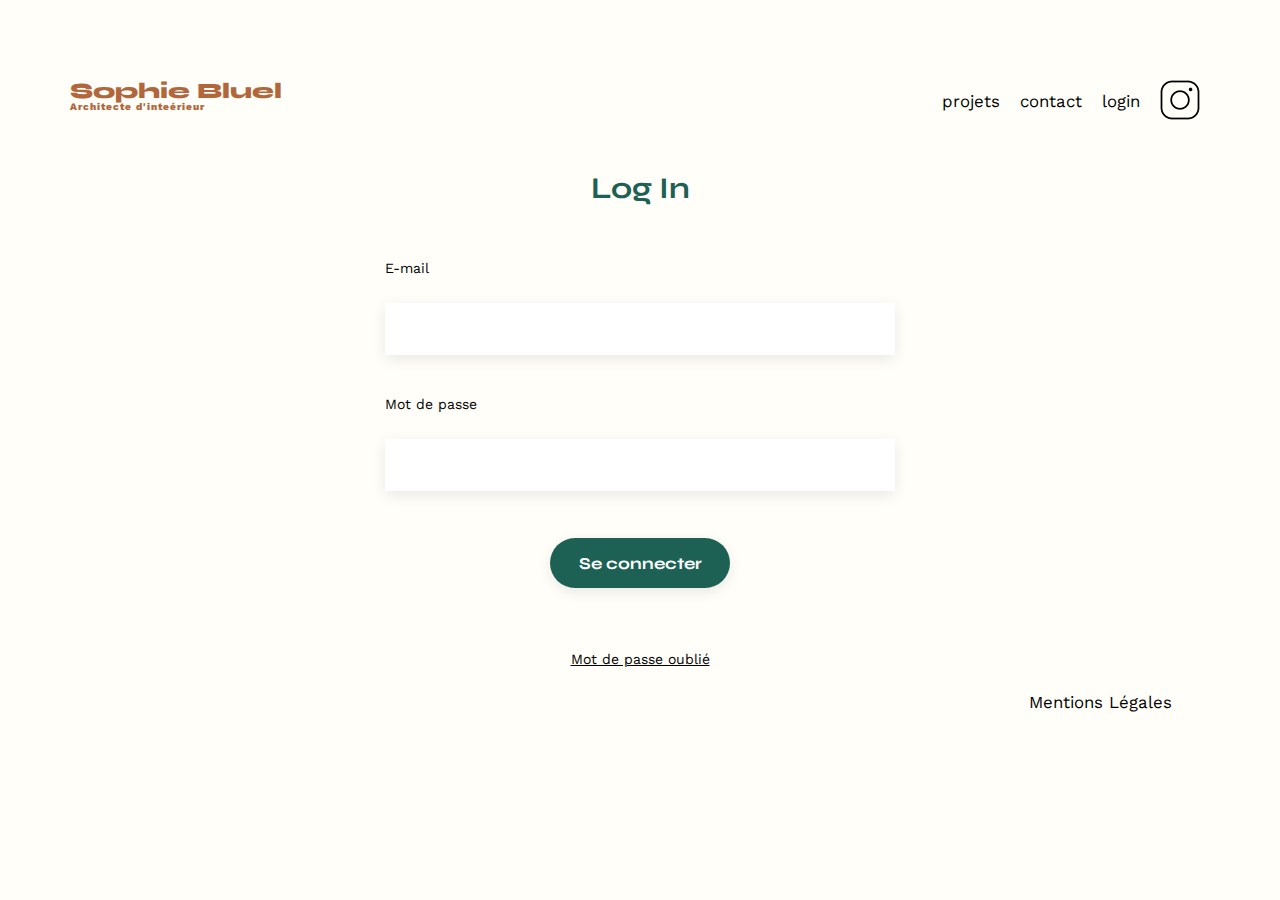
<file: FrontEnd/login.html>
<!DOCTYPE html>
<html lang="fr">
  <head>
    <meta charset="UTF-8" />
    <title>Sophie Bluel - Architecte d'intérieur</title>
    <meta name="viewport" content="width=device-width, initial-scale=1.0" />
    <link rel="preconnect" href="https://fonts.googleapis.com" />
    <link rel="preconnect" href="https://fonts.gstatic.com" crossorigin />
    <link
      href="https://fonts.googleapis.com/css2?family=Syne:wght@700;800&family=Work+Sans&display=swap"
      rel="stylesheet"
    />
    <meta name="description" content="" />
    <link rel="stylesheet" href="./assets/style.css" />
  </head>

  <body>

    <header>
      <h1>Sophie Bluel <span>Architecte d'inteérieur</span></h1>
      <nav>
        <ul>
          <li><a href="index.html">projets</a></li>
          <li><a href="index.html">contact</a></li>
          <li><a href="login.html">login</a></li>
          <li><img src="./assets/icons/instagram.png" alt="Instagram" /></li>
        </ul>
      </nav>
    </header>

    <main>

      <div id="login_form">
        <h2>Log In</h2>
        <form action="#" method="post">
          <label for="email_input">E-mail</label><br/>
          <input type="email" id="email_input" name="email"/><br />
          <label for="password_input">Mot de passe</label><br/>
          <input type="password" id="password_input" name="password"/><br/>
          <input type="submit" value="Se connecter"/>
        </form>
        <p id="error_message"></p>
          <div class ="forgot_password">
            <a href="#">Mot de passe oublié</a>
          </div>
      </div>
    </main>
   
    <footer>
      <nav>
        <ul>
          <li>Mentions Légales</li>
        </ul>
      </nav>
    </footer>
    <script src="./assets/JS/login.js"></script>
  </body>
</html>
</file>
<file: FrontEnd/assets/style.css>
/* http://meyerweb.com/eric/tools/css/reset/
   v2.0 | 20110126
   License: none (public domain)
*/

html, body, div, span, applet, object, iframe,
h1, h2, h3, h4, h5, h6, p, blockquote, pre,
a, abbr, acronym, address, big, cite, code,
del, dfn, em, img, ins, kbd, q, s, samp,
small, strike, strong, sub, sup, tt, var,
b, u, i, center,
dl, dt, dd, ol, ul, li,
fieldset, form, label, legend,
table, caption, tbody, tfoot, thead, tr, th, td,
article, aside, canvas, details, embed,
figure, figcaption, footer, header, hgroup,
menu, nav, output, ruby, section, summary,
time, mark, audio, video {
	margin: 0;
	padding: 0;
	border: 0;
	font-size: 100%;
	font: inherit;
	vertical-align: baseline;
}
/* HTML5 display-role reset for older browsers */
article, aside, details, figcaption, figure,
footer, header, hgroup, menu, nav, section {
	display: block;
}
body {
	line-height: 1;
}
ol, ul {
	list-style: none;
}
blockquote, q {
	quotes: none;
}
blockquote:before, blockquote:after,
q:before, q:after {
	content: '';
	content: none;
}
table {
	border-collapse: collapse;
	border-spacing: 0;
}
/** end reset css**/
body {
	max-width: 1140px;
	margin:auto;
	margin-top: 80px;
	font-family: 'Work Sans' ;
	font-size: 14px;
	background-color: #FFFEF8;
}

main {
	margin: 0px 60px 0px 60px;
}
header {
	display: flex;
	justify-content: space-between;
	margin: 50px 0
}
section {
	margin: 50px 0
}

h1 {
	display: flex;
	flex-direction: column;
	font-family: 'Syne';
	font-size: 22px;
	font-weight: 800;
	color: #B1663C
}

h1 > span {
	font-family: 'Work Sans';
	font-size:10px;
	letter-spacing: 0.1em;
}
h2 {
	font-family: 'Syne';
	font-weight: 700;
	font-size: 30px;
	color: #1D6154
}
nav ul {
	display: flex;
	align-items: center;
	list-style-type: none;
	text-decoration: none;
}

nav li {
	padding: 0 10px;
	font-size: 1.2em;
	cursor: pointer;
}
a:hover {
	color: #B1663C;
}

a {
	color: black;
	text-decoration: none;
}

#introduction {
	display: flex;
	align-items: center;
}
#introduction figure {
	flex: 1
}
#introduction img {
	display: block;
	margin: 0;
	width: 80%;
}
#introduction article {
	flex: 1
}
#introduction h2 {
	margin-bottom: 1em;
}

#introduction p {
	margin-bottom: 0.5em;
}
#portfolio h2 {
	text-align: center;
	margin-bottom: 1em;
}
.gallery {
	width: 100%;
	display: grid;
	grid-template-columns: 1fr 1fr 1fr;
	grid-column-gap: 20px;
	grid-row-gap: 20px;
}
.gallery img {
	width: 100%;
}
.project_title_gallery {
	font-size: 1.1em;
	margin-top: 10px;
	font-weight: 400;
}
#contact {
	width: 50%;
margin: auto;
}
#contact > * {
	text-align: center;

}
#contact h2{
	margin-bottom: 20px;
}
#contact form {
	text-align: left;
	margin-top:30px;
	display: flex;
	flex-direction: column;
}
#contact input {
	height: 50px;
	font-size: 1.2em;
	border: none;
	box-shadow: 0px 4px 14px rgba(0, 0, 0, 0.09);
}
#contact label {
	margin: 2em 0 1em 0;
}
#contact textarea {
	border: none;
	box-shadow: 0px 4px 14px rgba(0, 0, 0, 0.09);
}
input[type="submit"]{
	font-family: 'Syne';
	font-weight: 700;
	color: white;
	background-color: #1D6154;
	margin : 2em auto ;
	width: 180px;
	text-align: center;
	border-radius: 60px ;
	cursor: pointer;
}
footer nav ul {
	display: flex;
	justify-content: flex-end;
	margin: 2em
}

/* Filtres */
#contener_filters {	
	width: 100%;
	display: flex;
	justify-content: center;
	height: 37px;
	margin-bottom: 3em;
}
.button_filters {
	border: 1px solid #1D6154;
	border-radius: 60px;
	background-color:#FFFEF8;
	font-family: 'Syne';
	font-weight: 700;
	font-size: 16px;
	color: #1D6154;
	margin-left: 10px;
	text-align: center;
	padding: 10px 25px 10px 25px;
    cursor: pointer;
  }
.button_filters:hover{
	background-color: #1D6154;
	color: white;
	transition: 0.4s;
}

/* Login */
#login_form {
	width: 50%;
	margin: auto;
}
#login_form > * {
	text-align: center;
}
#login_form h2{
	margin-bottom: 20px;
}
#login_form form {
	text-align: left;
	margin-top:30px;
	display: flex;
	flex-direction: column;
}
#login_form input {
	height: 50px;
	font-size: 1.2em;
	border: none;
	box-shadow: 0px 4px 14px rgba(0, 0, 0, 0.09);
}
#login_form label {
	margin: 2em 0 1em 0;
}
#login_form textarea {
	border: none;
	box-shadow: 0px 4px 14px rgba(0, 0, 0, 0.09);
}
#login_form a {	
	display: block;
	text-decoration: underline; 
}
.forgot_password {
	font-size: 1em;
	margin-top: 30px;
}
#error_message {
	font-size: 1.3em;
	color: #B1663C;
}

/*Admin mode*/
#adminMode {
	display: none;
}

.editMode{
	display: flex;
	gap: 10px;
	background-color: black;
	color: white;
	justify-content: center;
	align-items: center;
	font-family: 'Work Sans';
	font-size: 1em;
	position: fixed;
	top: 0;
	left: 0;
	width: 100%;
	height: 50px;
}
.editMode button{
	background-color: white;
	padding: 7px;
	font-size: 1em;
	border-radius: 25px;
	font-family: 'Work Sans';
	font-weight: 500;
	border-style: none;
	cursor: pointer;
}
.button_modif_intro{
	display: flex;
	margin-top: 20px;
	width: 10%;
	gap: 10px;
	border: none;
	background-color: #FFFEF8;
	cursor: pointer;
}

/* Modales */
/* Modale1 */
.button_modif_modal{
	display: flex;
	gap: 10px;
	border: none;
	background-color: #FFFEF8;
	cursor: pointer;
	margin-top: 10px;
}
.projects_title {
	display: flex;
	flex-direction: row;
	justify-content: center;
	gap: 20px;
}
#modal1{
	display: none;
}
.modal {
	position: fixed;
	display: flex;
	align-items: center;
	justify-content: center;
	top: 0;	
	left: 0;
	width: 100%;
	height: 100%;
	background:rgba(0, 0, 0, 0.3);
}
.modal_wrapper{	
	display: flex;
	align-items: center;
    justify-content: center;
    flex-direction: column;
	background-color: white;
	width: 40%;
	height: 650px;
	border-radius: 10px;
	gap: 10px;	
}
.modal_wrapper h3{
	font-size: 1.6em;
}
.gallery_modal{
	width: 80%;
	height: 60%;
	border-bottom: 1px solid #B3B3B3;
	display: flex;
	flex-wrap: wrap;
    flex-direction: row;
    align-items: center;
	justify-content: left;
	gap: 10px;
	align-content: center;
	margin: 20px 0px 20px 0px;
	padding-bottom: 20px;
}
.fa-xmark {
	margin-left: 90%;
	cursor: pointer;
}
.fa-arrow-left {
	cursor: pointer;
}
.gallery_modal img{
	width: 80px;
	height: 105px;
	object-fit: cover;
}
.figureEdit {
	position: relative;
  }
.editIcon {
	position: absolute;
	top: 0;
	right: 0;
	color: white;
    background-color: black;
	border-radius: 3px;
    width: 25%;
    height: 20px;
    display: flex;
    align-items: center;
    justify-content: center;
	margin: 5px;
	cursor: pointer;
  }
  .editIcon:hover {
	background-color: #B1663C;
	transition: 0.2s;
  }
.button_add_images{
	font-family: 'Syne';
	font-size: 1.1em;
	width: 40%;
	height: 40px;
	background-color: #1D6154;
	border: none;
	border-radius: 25px;
	color: white;
	cursor: pointer;
}
.button_delete_gallery{
	font-family: 'Syne';
	font-size: 0.9em;
	background-color: white;
	color: #D65353;
	border: none;
	cursor: pointer;
}
.container_Img {
	position: relative;
	display: inline-block;
}
.container_Img i {
	color: white;
}

/*Modale 2*/
#modal2 {
	display: none;
}
.icones {
	display: flex;
    align-items: center;
    width: 90%;
    justify-content: space-between;
}
.modal_components {
	display: flex;
    flex-direction: column;
    justify-content: flex-start;
    align-items: center;
    width: 75%;
	height: 75%;
	border-bottom: 1px solid #B3B3B3;
}
.modal_components h3 {
	font-size: 1.6em;
	margin-bottom: 30px;
}
.bloc_add_images {
	position: relative;
	width: 100%;
	height: 35%;
	background-color: #E8F1F6;
	display: flex;
	align-items: center;
    flex-direction: column;
    justify-content: space-around;
}
.fa-image{
	color: #B9C5CC;
	font-size: 4em;
}
#button_new_images{
	background-color: #CBD6DC;
	border: none;
	width: 30%;
	height: 35px;
	border-radius: 25px;
	font-family: 'Work Sans';
	font-size: 14px;
	color: #306685 ;
	font-weight: 500;
	display: block;
	cursor: pointer;
}
.conditions {
	font-size: 0.8em;
}
.modal_components form input {
	width: 98%;
	height: 25%;
	border: none;
	outline: none;
	box-shadow: 0px 4px 14px rgba(0, 0, 0, 0.09);
}
#input_file{
	display: none;
}
input[type="text" i] {
    padding: 0px;
}
.bloc_add_images img {
	display: block;
	max-height: 100%;
	position: absolute;		
	object-fit: cover; 
}
.modal_wrapper_add{
	display: flex;
	align-items: center;
    flex-direction: column;
	background-color: white;
	width: 45%;
	height: 80%;
	border-radius: 10px;
}
.modal_components form{
	height: 40%;
    width: 100%;
    display: flex;
    align-items: flex-start;
    flex-direction: column;
    justify-content: space-evenly;
	color: #3D3D3D;
	font-family: 'Work Sans';
	font-size: 16px;
	font-weight: 500;
}
#input_title {
	font-family: 'Work Sans';
	font-size: 1em;
	padding-left: 10px;
}
#category_list{
	width: 100%;
	height: 25%;
	border: none;	
	padding-left: 10px;
	font-family: 'Work Sans';
	font-size: 1em;
	outline: none;
	box-shadow: 0px 4px 14px rgba(0, 0, 0, 0.09);
}
.validate_button {
	background-color: #A7A7A7;
	border: none;
	border-radius: 60px;
	width: 35%;
    height: 5%;
	margin-top: 23px;
	font-family: 'Syne';
	color: white;
	font-size: 14px;
	cursor: pointer;
}
.validate_button:hover {
background-color: #1D6154;	
transition: 0.4s;
}
</file>
